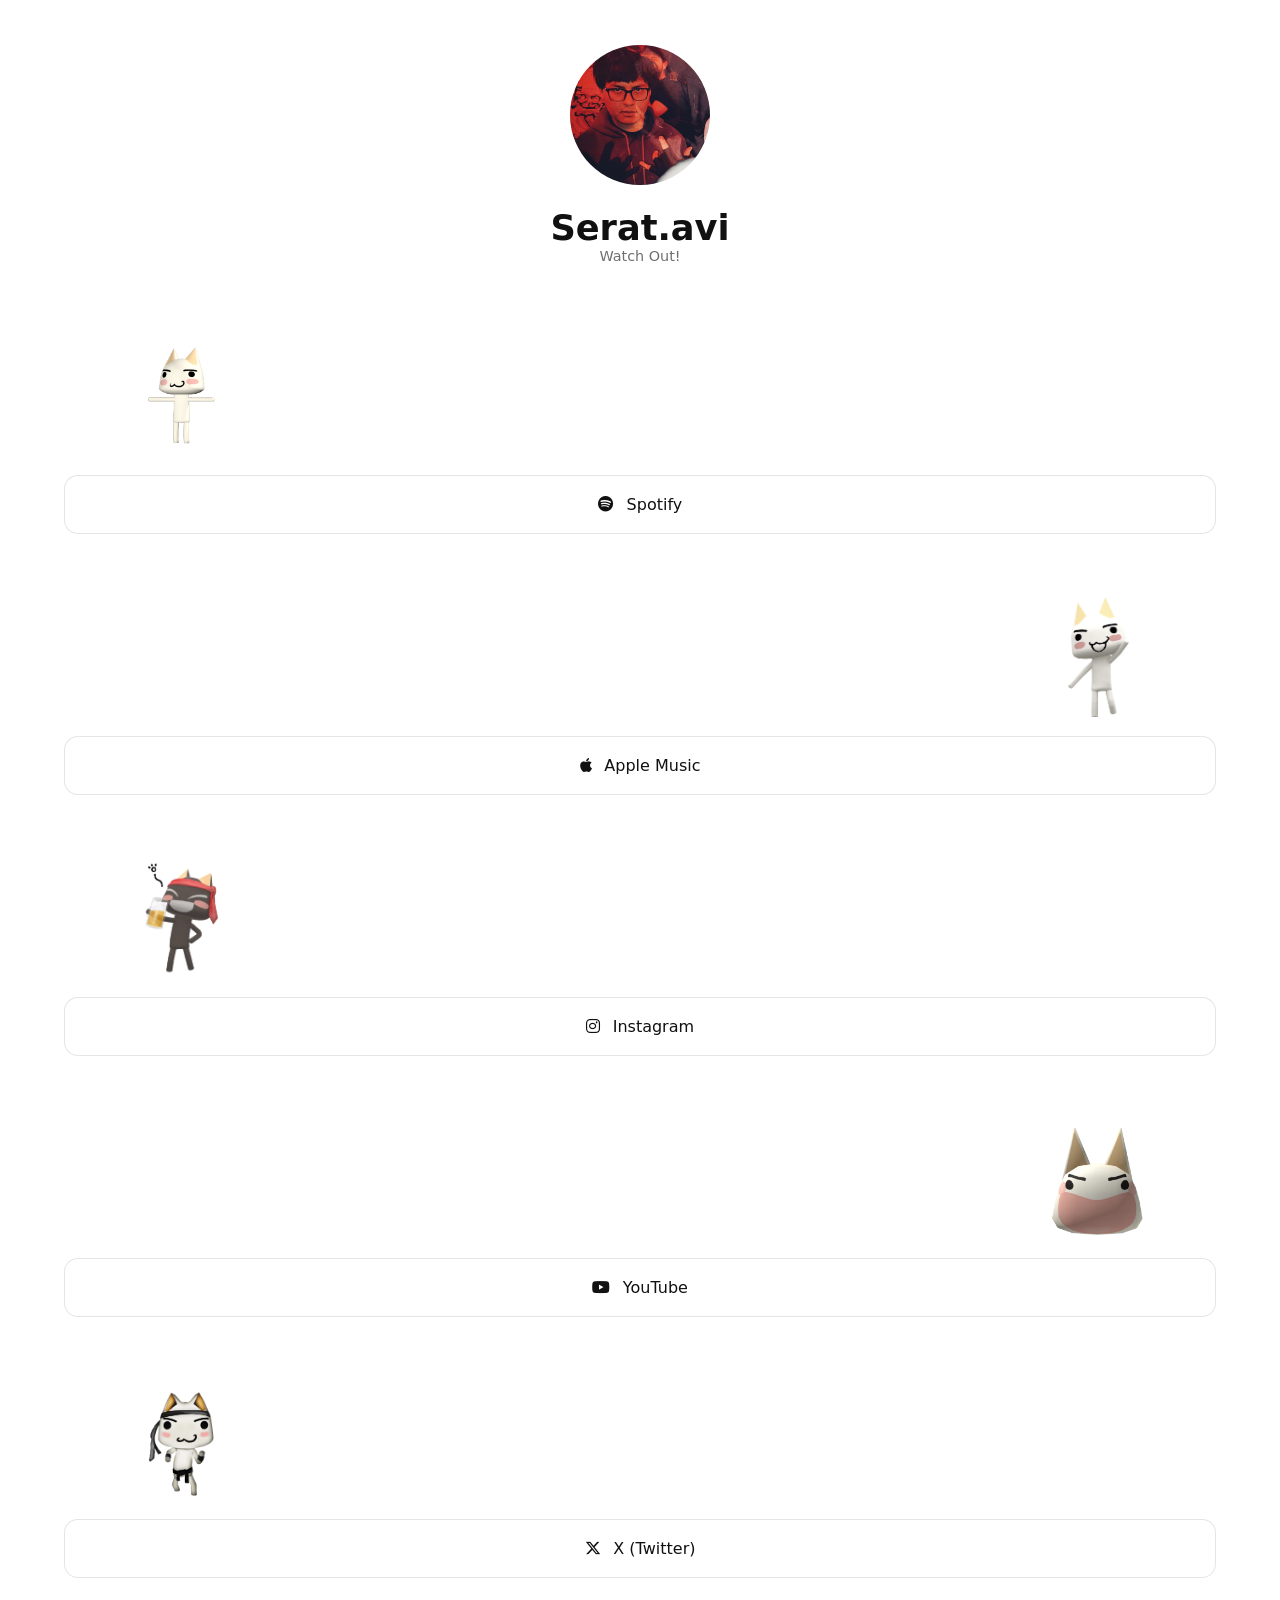
<file: index.html>
<!DOCTYPE html>
<html lang="es">
<head>
  <meta charset="UTF-8">
  <meta name="viewport" content="width=device-width, initial-scale=1.0">

  <title>Serat.avi</title>

  <link rel="stylesheet" href="/css/style.css">
  <link rel="stylesheet" href="https://cdnjs.cloudflare.com/ajax/libs/font-awesome/6.5.0/css/all.min.css">
</head>

<body>

<main class="wrapper">

  <header class="hero">
    <img src="/img/avatar.jpg" alt="Serat.avi" class="avatar">
    <h1>Serat.avi</h1>
    <p class="subtitle">Watch Out!</p>
  </header>

  <section class="link-section left">
    <img src="/img/toro1.png" class="toro">
    <a href="https://open.spotify.com/artist/7qYrwOgk1hQ1jtHA8bUSIs?si=HEv_B269QFOSc_5WQ_P8pQ" class="link glass">
      <i class="fa-brands fa-spotify"></i> Spotify
    </a>
  </section>

  <section class="link-section right">
    <img src="/img/toro2.png" class="toro">
    <a href="https://music.apple.com/es/artist/serat-avi/1839833524" class="link glass">
      <i class="fa-brands fa-apple"></i> Apple Music
    </a>
  </section>

  <section class="link-section left">
    <img src="/img/toro3.png" class="toro">
    <a href="https://www.instagram.com/serat.personal.account?igsh=dGJmenVmd2dvZ20x" class="link glass">
      <i class="fa-brands fa-instagram"></i> Instagram
    </a>
  </section>

  <section class="link-section right">
    <img src="/img/toro4.png" class="toro">
    <a href="https://www.youtube.com/channel/UCNPWeZm-7nIfhKP70-FtxlQ" class="link glass">
      <i class="fa-brands fa-youtube "></i> YouTube
    </a>
  </section>

  <section class="link-section left">
    <img src="/img/toro5.png" class="toro">
    <a href="https://x.com/seratpuntoavi" class="link glass">
      <i class="fa-brands fa-x-twitter"></i> X (Twitter)
    </a>
  </section>

</main>

<script src="/js/scroll.js"></script>
</body>
</html>
</file>
<file: css/style.css>
* {
  margin: 0;
  padding: 0;
  box-sizing: border-box;
  font-family: system-ui, sans-serif;
}

body {
  background: #ffffff;
  color: #111;
}

.wrapper {
  width: 100%;
  max-width: 90vw;
  margin: auto;
  padding: 5vh 0;
}

.hero {
  text-align: center;
  margin-bottom: 8vh;
}

.avatar {
  width: 30vw;
  max-width: 140px;
  aspect-ratio: 1 / 1;
  border-radius: 50%;
  margin-bottom: 2vh;
}

h1 {
  font-size: clamp(1.5rem, 5vw, 2.2rem);
  font-weight: 600;
}

.subtitle {
  font-size: 0.9rem;
  opacity: 0.6;
}

/* LINKS */

.link-section {
  position: relative;
  min-height: 22vh;
  margin-bottom: 7vh;
  display: flex;
  flex-direction: column;
  align-items: center;
  justify-content: flex-end;
}

.link {
  width: 100%;
  padding: 1.2em;
  text-decoration: none;
  color: #111;
  display: flex;
  justify-content: center;
  align-items: center;
  gap: 0.8em;
  font-size: 1rem;
  z-index: 2;
}

.glass {
  background: rgba(255,255,255,0.45);
  backdrop-filter: blur(14px);
  border: 1px solid rgba(0,0,0,0.1);
  border-radius: 14px;
}

/* TORO */

.toro {
  position: absolute;
  top: 0;
  width: 28vw;
  max-width: 120px;
  aspect-ratio: 1 / 1;
  object-fit: contain;

  opacity: 0;
  transition: all 1.2s ease;
}


/* izquierda */
.link-section.left .toro {
  left: 5%;
  transform: translateX(-40%);
}

/* derecha */
.link-section.right .toro {
  right: 5%;
  transform: translateX(40%);
}

/* visible */
.link-section.visible .toro {
  opacity: 1;
  transform: translateX(0);
}
</file>
